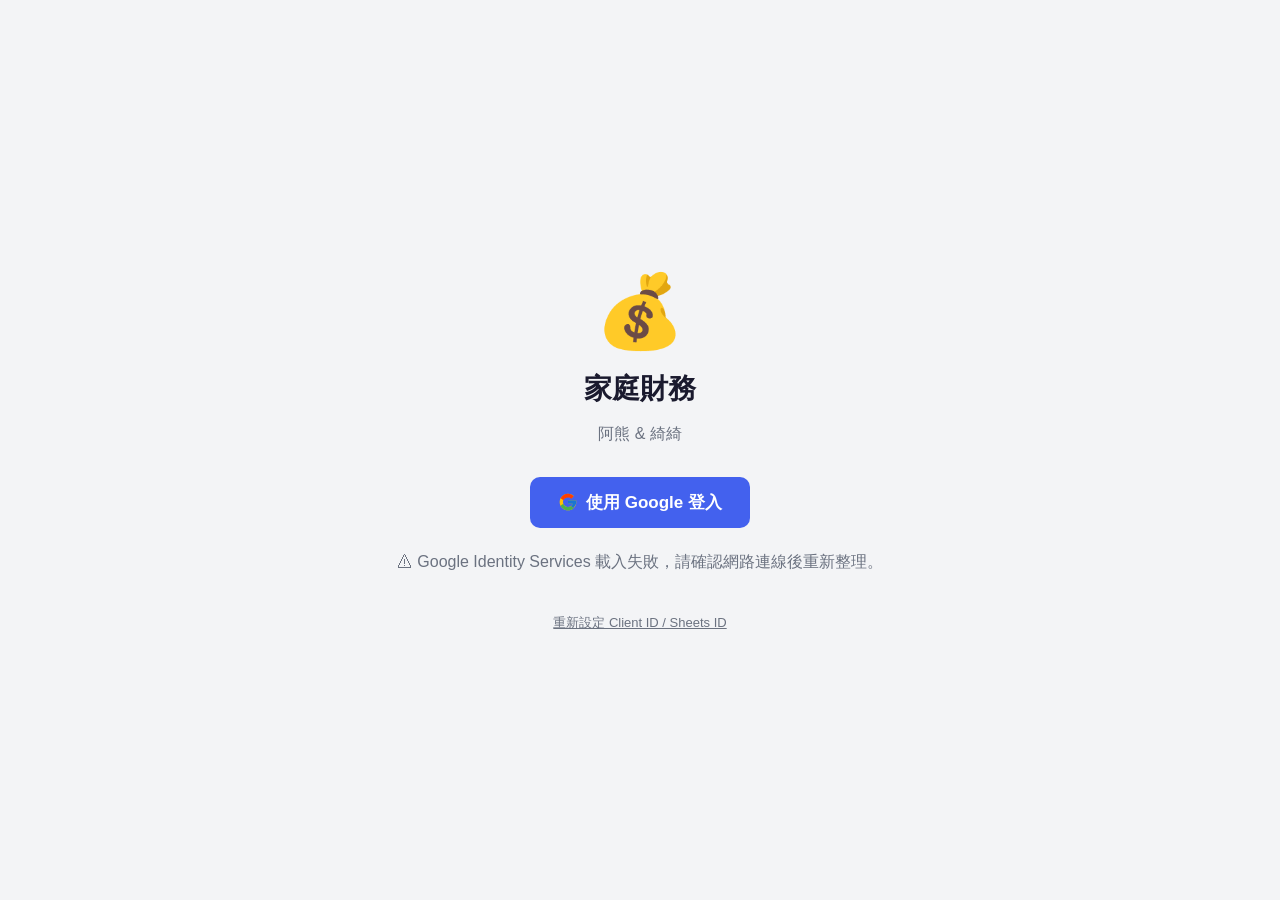
<file: index.html>
<!DOCTYPE html>
<html lang="zh-TW">
<head>
  <meta charset="UTF-8">
  <meta name="viewport" content="width=device-width, initial-scale=1.0, maximum-scale=1.0, user-scalable=no">
  <meta name="theme-color" content="#4361EE">
  <meta name="mobile-web-app-capable" content="yes">
  <meta name="apple-mobile-web-app-capable" content="yes">
  <meta name="apple-mobile-web-app-status-bar-style" content="default">
  <meta name="apple-mobile-web-app-title" content="家庭財務">
  <link rel="manifest" href="manifest.json">
  <link rel="icon" href="icons/icon.svg" type="image/svg+xml">
  <link rel="apple-touch-icon" href="icons/icon.svg">
  <title>阿熊 & 綺綺 家庭財務</title>
  <link rel="stylesheet" href="css/app.css">
</head>
<body>
<div id="app">

  <!-- ── Auth screen ──────────────────────────────────────── -->
  <div id="screen-auth" class="screen">
    <div class="auth-container">
      <div class="auth-logo">💰</div>
      <h1>家庭財務</h1>
      <p>阿熊 &amp; 綺綺</p>
      <button id="btn-signin" class="btn btn-primary btn-lg" style="margin-top:16px">
        <svg width="20" height="20" viewBox="0 0 48 48" fill="none">
          <path d="M43.6 20.5H42V20H24v8h11.3C33.7 32.7 29.3 36 24 36c-6.6 0-12-5.4-12-12s5.4-12 12-12c3.1 0 5.8 1.1 7.9 3l5.7-5.7C34.3 6.5 29.5 4 24 4 12.9 4 4 12.9 4 24s8.9 20 20 20c11 0 20-9 20-20 0-1.2-.1-2.4-.4-3.5z" fill="#FFC107"/>
          <path d="M6.3 14.7l6.6 4.8C14.6 16 19 13 24 13c3.1 0 5.8 1.1 7.9 3l5.7-5.7C34.3 6.5 29.5 4 24 4 16.3 4 9.7 8.3 6.3 14.7z" fill="#FF3D00"/>
          <path d="M24 44c5.3 0 10.1-2 13.7-5.2l-6.3-5.3C29.5 35.4 26.9 36 24 36c-5.3 0-9.7-3.3-11.3-8l-6.6 5.1C9.6 39.6 16.3 44 24 44z" fill="#4CAF50"/>
          <path d="M43.6 20.5H42V20H24v8h11.3c-.8 2.3-2.3 4.2-4.2 5.5l6.3 5.3C37 37.1 44 32 44 24c0-1.2-.1-2.4-.4-3.5z" fill="#1976D2"/>
        </svg>
        使用 Google 登入
      </button>
      <p id="gsi-error" class="auth-note hidden">
        ⚠ Google Identity Services 載入失敗，請確認網路連線後重新整理。
      </p>
      <p style="margin-top:24px">
        <a id="btn-reconfig" href="#" style="font-size:13px;color:var(--text-muted)">重新設定 Client ID / Sheets ID</a>
      </p>
    </div>
  </div>

  <!-- ── Setup screen ─────────────────────────────────────── -->
  <div id="screen-setup" class="screen">
    <div class="setup-container">
      <div style="font-size:48px;margin-bottom:8px">⚙️</div>
      <h2>首次設定</h2>
      <p style="margin-bottom:24px">請填入 Google Cloud OAuth Client ID 與你的 Google Sheets ID 以開始使用。</p>
      <div class="form-row">
        <label>OAuth Client ID</label>
        <input type="text" id="inp-setup-client" class="form-input" placeholder="xxxx.apps.googleusercontent.com">
        <p class="input-hint">Google Cloud Console → API 和服務 → 憑證 → OAuth 2.0 用戶端 ID</p>
      </div>
      <div class="form-row">
        <label>Google Sheets ID</label>
        <input type="text" id="inp-setup-sheet" class="form-input" placeholder="Spreadsheet ID">
        <p class="input-hint">從試算表網址複製：.../spreadsheets/d/<strong>這段</strong>/edit</p>
      </div>
      <button id="btn-setup-save" class="btn btn-primary btn-full">儲存並繼續</button>
      <p class="auth-note" style="margin-top:16px">
        尚未建立 Sheets 結構？請先至設定頁複製 Apps Script 並在試算表執行。
      </p>
    </div>
  </div>

  <!-- ── Main app ──────────────────────────────────────────── -->
  <div id="screen-main" class="screen">
    <header id="app-header">
      <h2 id="page-title">總覽</h2>
    </header>

    <main id="page-content"></main>

    <nav id="bottom-nav">
      <!-- 總覽 -->
      <button class="nav-item" data-page="dashboard">
        <svg viewBox="0 0 24 24" fill="none" stroke="currentColor" stroke-width="2" stroke-linecap="round" stroke-linejoin="round">
          <rect x="3" y="3" width="7" height="9"/><rect x="14" y="3" width="7" height="5"/>
          <rect x="14" y="12" width="7" height="9"/><rect x="3" y="16" width="7" height="5"/>
        </svg>
        <span>總覽</span>
      </button>
      <!-- 記帳 -->
      <button class="nav-item" data-page="entry">
        <svg viewBox="0 0 24 24" fill="none" stroke="currentColor" stroke-width="2" stroke-linecap="round" stroke-linejoin="round">
          <circle cx="12" cy="12" r="10"/>
          <line x1="12" y1="8" x2="12" y2="16"/>
          <line x1="8" y1="12" x2="16" y2="12"/>
        </svg>
        <span>記帳</span>
      </button>
      <!-- 帳本 -->
      <button class="nav-item" data-page="ledger">
        <svg viewBox="0 0 24 24" fill="none" stroke="currentColor" stroke-width="2" stroke-linecap="round" stroke-linejoin="round">
          <path d="M14 2H6a2 2 0 0 0-2 2v16a2 2 0 0 0 2 2h12a2 2 0 0 0 2-2V8z"/>
          <polyline points="14 2 14 8 20 8"/>
          <line x1="16" y1="13" x2="8" y2="13"/><line x1="16" y1="17" x2="8" y2="17"/>
          <polyline points="10 9 9 9 8 9"/>
        </svg>
        <span>帳本</span>
      </button>
      <!-- 更多 -->
      <button class="nav-item" id="btn-menu">
        <svg viewBox="0 0 24 24" fill="none" stroke="currentColor" stroke-width="2" stroke-linecap="round" stroke-linejoin="round">
          <line x1="3" y1="6" x2="21" y2="6"/>
          <line x1="3" y1="12" x2="21" y2="12"/>
          <line x1="3" y1="18" x2="21" y2="18"/>
        </svg>
        <span>更多</span>
      </button>
    </nav>
    <!-- Side drawer -->
    <div id="drawer-overlay"></div>
    <div id="side-drawer">
      <div class="drawer-header">選單</div>
      <button class="drawer-item" data-page="repay">
        <span class="drawer-icon">🤝</span><span>代付補款</span><span class="drawer-badge" style="display:none"></span>
      </button>
      <button class="drawer-item" data-page="projects">
        <span class="drawer-icon">📋</span><span>專案管理</span>
      </button>
      <button class="drawer-item" data-page="investments">
        <span class="drawer-icon">📈</span><span>投資持倉</span>
      </button>
      <button class="drawer-item" data-page="analysis">
        <span class="drawer-icon">📊</span><span>財務分析</span>
      </button>
      <div class="drawer-divider"></div>
      <button class="drawer-item" data-page="settings">
        <span class="drawer-icon">⚙️</span><span>設定</span>
      </button>
    </div>
  </div>

</div>

<!-- Global UI -->
<div id="toast"></div>
<div id="loading-overlay" class="hidden">
  <div class="spinner"></div>
</div>

<!-- Google Identity Services -->
<script src="https://accounts.google.com/gsi/client"
  async defer
  onload="window._gsiOk=true"
  onerror="window._gsiFailed=true"></script>

<!-- App -->
<script src="js/config.js"></script>
<script src="js/utils.js"></script>
<script src="js/auth.js"></script>
<script src="js/api.js"></script>
<script src="js/store.js"></script>
<script src="js/router.js"></script>
<script src="pages/dashboard.js"></script>
<script src="pages/entry.js"></script>
<script src="pages/ledger.js"></script>
<script src="pages/projects.js"></script>
<script src="pages/investments.js"></script>
<script src="pages/analysis.js"></script>
<script src="pages/settings.js"></script>
<script src="pages/repay.js"></script>
<script src="js/app.js"></script>
</body>
</html>
</file>
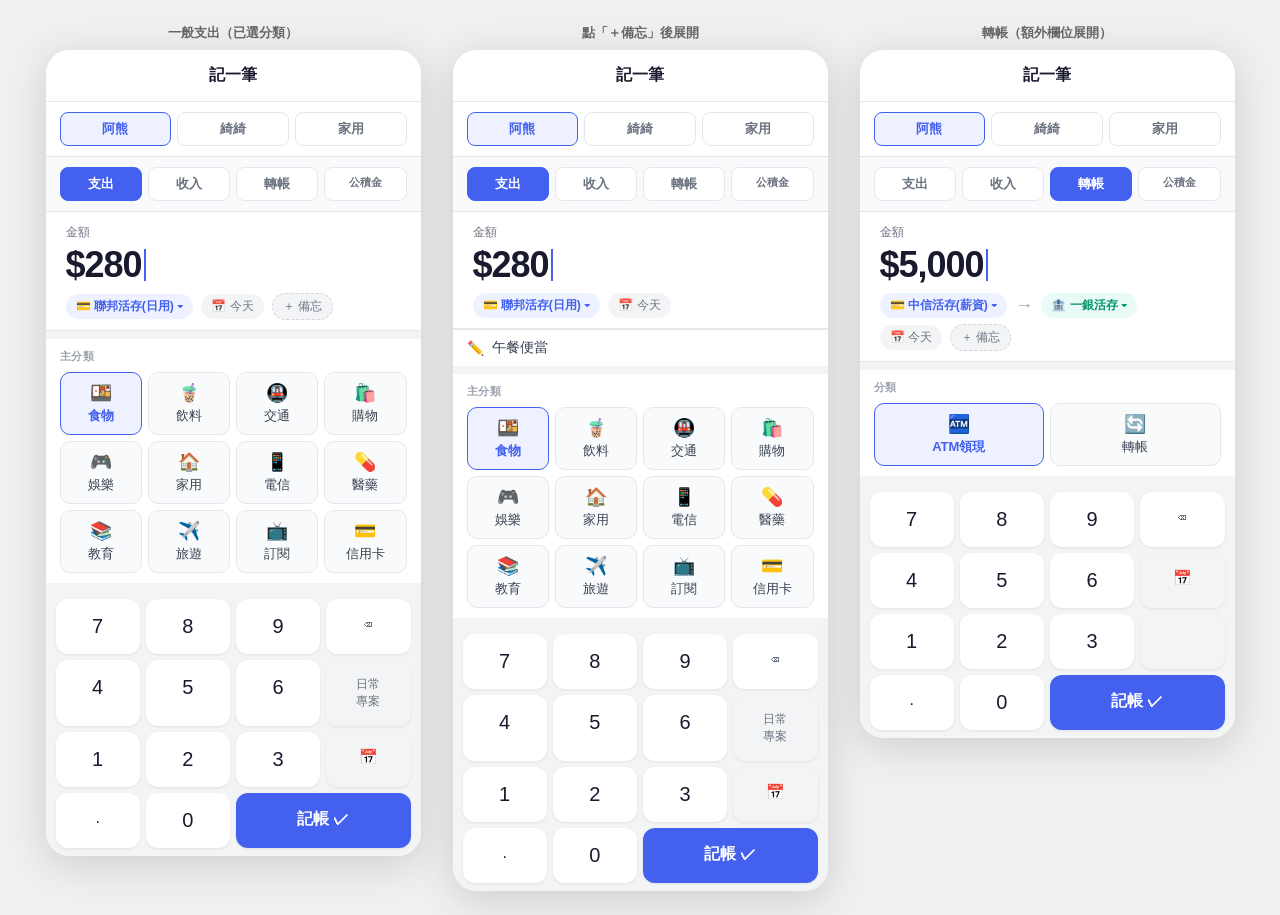
<file: wireframe-entry.html>
<!DOCTYPE html>
<html lang="zh-TW">
<head>
<meta charset="UTF-8">
<meta name="viewport" content="width=device-width, initial-scale=1, maximum-scale=1">
<title>記帳頁線稿</title>
<style>
  * { box-sizing: border-box; margin: 0; padding: 0; }
  body {
    font-family: -apple-system, BlinkMacSystemFont, 'PingFang TC', sans-serif;
    background: #F0F0F0;
    display: flex;
    justify-content: center;
    padding: 24px 16px;
    gap: 32px;
    flex-wrap: wrap;
  }

  .phone {
    width: 375px;
    background: #fff;
    border-radius: 24px;
    box-shadow: 0 8px 40px rgba(0,0,0,.15);
    overflow: hidden;
    display: flex;
    flex-direction: column;
  }
  .phone-label {
    text-align: center;
    font-size: 13px;
    color: #666;
    margin-bottom: 8px;
    font-weight: 600;
  }

  /* Header */
  .header {
    height: 52px;
    background: #fff;
    border-bottom: 1px solid #E5E7EB;
    display: flex;
    align-items: center;
    justify-content: center;
    font-size: 16px;
    font-weight: 700;
    color: #1A1A2E;
  }

  /* Body */
  .body {
    flex: 1;
    overflow-y: auto;
    background: #F3F4F6;
  }

  /* Seg row */
  .seg-row {
    background: #fff;
    padding: 10px 14px;
    display: flex;
    gap: 6px;
    border-bottom: 1px solid #E5E7EB;
  }
  .seg-pill {
    flex: 1;
    padding: 7px 4px;
    border-radius: 8px;
    border: 1.5px solid #E5E7EB;
    font-size: 13px;
    font-weight: 600;
    text-align: center;
    color: #6B7280;
    background: #fff;
  }
  .seg-pill.active {
    background: #4361EE;
    border-color: #4361EE;
    color: #fff;
  }
  .seg-pill.active-soft {
    background: #EEF1FF;
    border-color: #4361EE;
    color: #4361EE;
  }

  /* Amount display */
  .amount-area {
    background: #fff;
    padding: 12px 20px 10px;
    border-bottom: 1px solid #E5E7EB;
  }
  .amount-label { font-size: 12px; color: #6B7280; margin-bottom: 2px; }
  .amount-display {
    font-size: 36px;
    font-weight: 700;
    color: #1A1A2E;
    letter-spacing: -1px;
    min-height: 44px;
    display: flex;
    align-items: center;
  }
  .amount-display .cursor {
    width: 2px; height: 32px;
    background: #4361EE;
    display: inline-block;
    margin-left: 2px;
    animation: blink 1s step-end infinite;
  }
  @keyframes blink { 0%,100%{opacity:1} 50%{opacity:0} }
  .amount-meta {
    display: flex;
    align-items: center;
    gap: 8px;
    margin-top: 6px;
    flex-wrap: wrap;
  }
  .acct-chip {
    background: #EEF1FF;
    color: #4361EE;
    font-size: 12px;
    font-weight: 600;
    padding: 4px 10px;
    border-radius: 99px;
    display: flex;
    align-items: center;
    gap: 4px;
  }
  .date-chip {
    background: #F3F4F6;
    color: #6B7280;
    font-size: 12px;
    font-weight: 500;
    padding: 4px 10px;
    border-radius: 99px;
  }
  .memo-chip {
    background: #F3F4F6;
    color: #6B7280;
    font-size: 12px;
    padding: 4px 10px;
    border-radius: 99px;
    border: 1.5px dashed #D1D5DB;
  }

  /* Category grid */
  .cat-section {
    padding: 10px 14px;
    background: #fff;
    margin-top: 8px;
  }
  .cat-label {
    font-size: 11px;
    font-weight: 700;
    color: #9CA3AF;
    text-transform: uppercase;
    letter-spacing: .5px;
    margin-bottom: 8px;
  }
  .cat-grid {
    display: grid;
    grid-template-columns: repeat(4, 1fr);
    gap: 6px;
  }
  .cat-chip {
    padding: 9px 4px;
    border-radius: 10px;
    border: 1.5px solid #E5E7EB;
    font-size: 13px;
    text-align: center;
    color: #374151;
    background: #F9FAFB;
    display: flex;
    flex-direction: column;
    align-items: center;
    gap: 3px;
  }
  .cat-chip .icon { font-size: 18px; }
  .cat-chip.selected {
    background: #EEF1FF;
    border-color: #4361EE;
    color: #4361EE;
    font-weight: 600;
  }

  /* Keypad */
  .keypad {
    background: #F3F4F6;
    padding: 8px 10px;
    margin-top: 8px;
    display: grid;
    grid-template-columns: repeat(4, 1fr);
    gap: 6px;
  }
  .key {
    background: #fff;
    border: none;
    border-radius: 12px;
    font-size: 20px;
    font-weight: 500;
    color: #1A1A2E;
    padding: 16px 4px;
    text-align: center;
    box-shadow: 0 1px 3px rgba(0,0,0,.08);
  }
  .key.key-del { font-size: 16px; color: #6B7280; }
  .key.key-action {
    background: #4361EE;
    color: #fff;
    font-size: 15px;
    font-weight: 700;
  }
  .key.key-light { background: #F3F4F6; color: #6B7280; font-size: 13px; }
  .key.key-submit {
    grid-column: span 2;
    background: #4361EE;
    color: #fff;
    font-size: 16px;
    font-weight: 700;
  }

  /* Memo overlay */
  .memo-bar {
    background: #fff;
    border-top: 1px solid #E5E7EB;
    padding: 10px 14px;
    display: flex;
    align-items: center;
    gap: 8px;
    font-size: 14px;
    color: #9CA3AF;
  }
  .memo-bar input {
    flex: 1;
    border: none;
    outline: none;
    font-size: 14px;
    color: #374151;
    background: transparent;
  }

  /* Annotation */
  .annotation {
    position: relative;
  }
  .tag {
    position: absolute;
    background: #FEF3C7;
    border: 1px solid #F59E0B;
    color: #92400E;
    font-size: 11px;
    font-weight: 600;
    padding: 3px 8px;
    border-radius: 6px;
    white-space: nowrap;
    z-index: 10;
  }
  .tag::before {
    content: '';
    position: absolute;
    left: -8px;
    top: 50%;
    transform: translateY(-50%);
    border: 4px solid transparent;
    border-right-color: #F59E0B;
  }

  .divider { height: 1px; background: #E5E7EB; margin: 0 14px; }
</style>
</head>
<body>

<!-- Screen 1: 支出 with category selected -->
<div>
  <div class="phone-label">一般支出（已選分類）</div>
  <div class="phone">
    <div class="header">記一筆</div>
    <div class="body">

      <!-- Role row -->
      <div class="seg-row">
        <div class="seg-pill active-soft">阿熊</div>
        <div class="seg-pill">綺綺</div>
        <div class="seg-pill">家用</div>
      </div>

      <!-- Type row -->
      <div class="seg-row" style="background:#F9FAFB">
        <div class="seg-pill active">支出</div>
        <div class="seg-pill">收入</div>
        <div class="seg-pill">轉帳</div>
        <div class="seg-pill" style="font-size:11px">公積金</div>
      </div>

      <!-- Amount area -->
      <div class="amount-area">
        <div class="amount-label">金額</div>
        <div class="amount-display">$280<span class="cursor"></span></div>
        <div class="amount-meta">
          <div class="acct-chip">💳 聯邦活存(日用) ▾</div>
          <div class="date-chip">📅 今天</div>
          <div class="memo-chip">＋ 備忘</div>
        </div>
      </div>

      <!-- Category grid -->
      <div class="cat-section">
        <div class="cat-label">主分類</div>
        <div class="cat-grid">
          <div class="cat-chip selected"><span class="icon">🍱</span>食物</div>
          <div class="cat-chip"><span class="icon">🧋</span>飲料</div>
          <div class="cat-chip"><span class="icon">🚇</span>交通</div>
          <div class="cat-chip"><span class="icon">🛍️</span>購物</div>
          <div class="cat-chip"><span class="icon">🎮</span>娛樂</div>
          <div class="cat-chip"><span class="icon">🏠</span>家用</div>
          <div class="cat-chip"><span class="icon">📱</span>電信</div>
          <div class="cat-chip"><span class="icon">💊</span>醫藥</div>
          <div class="cat-chip"><span class="icon">📚</span>教育</div>
          <div class="cat-chip"><span class="icon">✈️</span>旅遊</div>
          <div class="cat-chip"><span class="icon">📺</span>訂閱</div>
          <div class="cat-chip"><span class="icon">💳</span>信用卡</div>
        </div>
      </div>

      <!-- Keypad -->
      <div class="keypad">
        <div class="key">7</div>
        <div class="key">8</div>
        <div class="key">9</div>
        <div class="key key-del">⌫</div>
        <div class="key">4</div>
        <div class="key">5</div>
        <div class="key">6</div>
        <div class="key key-light" style="font-size:12px">日常<br>專案</div>
        <div class="key">1</div>
        <div class="key">2</div>
        <div class="key">3</div>
        <div class="key key-light" style="font-size:15px">📅</div>
        <div class="key" style="font-size:16px">.</div>
        <div class="key">0</div>
        <div class="key key-submit" style="grid-column:span 2">記帳 ✓</div>
      </div>

    </div>
  </div>
</div>

<!-- Screen 2: 備忘展開 -->
<div>
  <div class="phone-label">點「＋備忘」後展開</div>
  <div class="phone">
    <div class="header">記一筆</div>
    <div class="body">

      <div class="seg-row">
        <div class="seg-pill active-soft">阿熊</div>
        <div class="seg-pill">綺綺</div>
        <div class="seg-pill">家用</div>
      </div>
      <div class="seg-row" style="background:#F9FAFB">
        <div class="seg-pill active">支出</div>
        <div class="seg-pill">收入</div>
        <div class="seg-pill">轉帳</div>
        <div class="seg-pill" style="font-size:11px">公積金</div>
      </div>

      <div class="amount-area">
        <div class="amount-label">金額</div>
        <div class="amount-display">$280<span class="cursor"></span></div>
        <div class="amount-meta">
          <div class="acct-chip">💳 聯邦活存(日用) ▾</div>
          <div class="date-chip">📅 今天</div>
        </div>
      </div>

      <!-- Memo bar (expanded) -->
      <div class="memo-bar">
        <span>✏️</span>
        <input type="text" placeholder="備忘（選填）" value="午餐便當">
      </div>

      <div class="cat-section">
        <div class="cat-label">主分類</div>
        <div class="cat-grid">
          <div class="cat-chip selected"><span class="icon">🍱</span>食物</div>
          <div class="cat-chip"><span class="icon">🧋</span>飲料</div>
          <div class="cat-chip"><span class="icon">🚇</span>交通</div>
          <div class="cat-chip"><span class="icon">🛍️</span>購物</div>
          <div class="cat-chip"><span class="icon">🎮</span>娛樂</div>
          <div class="cat-chip"><span class="icon">🏠</span>家用</div>
          <div class="cat-chip"><span class="icon">📱</span>電信</div>
          <div class="cat-chip"><span class="icon">💊</span>醫藥</div>
          <div class="cat-chip"><span class="icon">📚</span>教育</div>
          <div class="cat-chip"><span class="icon">✈️</span>旅遊</div>
          <div class="cat-chip"><span class="icon">📺</span>訂閱</div>
          <div class="cat-chip"><span class="icon">💳</span>信用卡</div>
        </div>
      </div>

      <div class="keypad">
        <div class="key">7</div>
        <div class="key">8</div>
        <div class="key">9</div>
        <div class="key key-del">⌫</div>
        <div class="key">4</div>
        <div class="key">5</div>
        <div class="key">6</div>
        <div class="key key-light" style="font-size:12px">日常<br>專案</div>
        <div class="key">1</div>
        <div class="key">2</div>
        <div class="key">3</div>
        <div class="key key-light" style="font-size:15px">📅</div>
        <div class="key" style="font-size:16px">.</div>
        <div class="key">0</div>
        <div class="key key-submit" style="grid-column:span 2">記帳 ✓</div>
      </div>

    </div>
  </div>
</div>

<!-- Screen 3: 轉帳 -->
<div>
  <div class="phone-label">轉帳（額外欄位展開）</div>
  <div class="phone">
    <div class="header">記一筆</div>
    <div class="body">

      <div class="seg-row">
        <div class="seg-pill active-soft">阿熊</div>
        <div class="seg-pill">綺綺</div>
        <div class="seg-pill">家用</div>
      </div>
      <div class="seg-row" style="background:#F9FAFB">
        <div class="seg-pill">支出</div>
        <div class="seg-pill">收入</div>
        <div class="seg-pill active">轉帳</div>
        <div class="seg-pill" style="font-size:11px">公積金</div>
      </div>

      <div class="amount-area">
        <div class="amount-label">金額</div>
        <div class="amount-display">$5,000<span class="cursor"></span></div>
        <div class="amount-meta">
          <div class="acct-chip">💳 中信活存(薪資) ▾</div>
          <div style="font-size:18px;color:#9CA3AF">→</div>
          <div class="acct-chip" style="background:#E8FBF6;color:#059669">🏦 一銀活存 ▾</div>
        </div>
        <div class="amount-meta" style="margin-top:6px">
          <div class="date-chip">📅 今天</div>
          <div class="memo-chip">＋ 備忘</div>
        </div>
      </div>

      <!-- Transfer category (compact) -->
      <div class="cat-section">
        <div class="cat-label">分類</div>
        <div class="cat-grid" style="grid-template-columns:repeat(2,1fr)">
          <div class="cat-chip selected"><span class="icon">🏧</span>ATM領現</div>
          <div class="cat-chip"><span class="icon">🔄</span>轉帳</div>
        </div>
      </div>

      <div class="keypad">
        <div class="key">7</div>
        <div class="key">8</div>
        <div class="key">9</div>
        <div class="key key-del">⌫</div>
        <div class="key">4</div>
        <div class="key">5</div>
        <div class="key">6</div>
        <div class="key key-light" style="font-size:15px">📅</div>
        <div class="key">1</div>
        <div class="key">2</div>
        <div class="key">3</div>
        <div class="key key-light"></div>
        <div class="key" style="font-size:16px">.</div>
        <div class="key">0</div>
        <div class="key key-submit" style="grid-column:span 2">記帳 ✓</div>
      </div>

    </div>
  </div>
</div>

</body>
</html>
</file>
<file: css/app.css>
:root {
  --primary: #4361EE;
  --primary-light: #EEF1FF;
  --danger: #EF233C;
  --danger-light: #FFEEF1;
  --success: #06D6A0;
  --success-light: #E8FBF6;
  --warning: #FFB703;
  --warning-light: #FFF8E6;
  --text: #1A1A2E;
  --text-muted: #6B7280;
  --border: #E5E7EB;
  --bg: #F3F4F6;
  --card: #FFFFFF;
  --header-h: 56px;
  --nav-h: 64px;
  --radius: 12px;
}

*, *::before, *::after { box-sizing: border-box; margin: 0; padding: 0; }

html, body {
  height: 100%;
  font-family: -apple-system, BlinkMacSystemFont, 'Segoe UI', 'PingFang TC', 'Noto Sans TC', sans-serif;
  font-size: 15px;
  color: var(--text);
  background: var(--bg);
  -webkit-tap-highlight-color: transparent;
  overscroll-behavior: none;
}

#app { height: 100%; display: flex; flex-direction: column; }

/* ── Screens ───────────────────────────────────────────── */
.screen { display: none; flex-direction: column; height: 100%; }
.screen.active { display: flex; }

/* ── Auth screen ───────────────────────────────────────── */
.auth-container {
  flex: 1; display: flex; flex-direction: column;
  align-items: center; justify-content: center;
  padding: 32px; gap: 16px; text-align: center;
}
.auth-logo { font-size: 72px; }
.auth-container h1 { font-size: 28px; font-weight: 700; }
.auth-container p { color: var(--text-muted); font-size: 16px; }
.auth-note { font-size: 13px; color: var(--text-muted); margin-top: 8px; }
.auth-note a { color: var(--primary); }

/* ── Setup screen ──────────────────────────────────────── */
.setup-container {
  flex: 1; display: flex; flex-direction: column;
  padding: 32px; gap: 16px; max-width: 480px; margin: 0 auto; width: 100%;
}
.setup-container h2 { font-size: 22px; font-weight: 700; }
.setup-container p { color: var(--text-muted); }

/* ── Main layout ───────────────────────────────────────── */
#screen-main { background: var(--bg); }

#app-header {
  height: var(--header-h);
  background: var(--card);
  border-bottom: 1px solid var(--border);
  display: flex; align-items: center; justify-content: center;
  padding: 0 16px;
  position: sticky; top: 0; z-index: 10;
}
#page-title { font-size: 17px; font-weight: 700; }

#page-content {
  flex: 1; overflow-y: auto;
  padding-bottom: calc(var(--nav-h) + 8px);
  -webkit-overflow-scrolling: touch;
}

.page-inner { padding: 16px; max-width: 560px; margin: 0 auto; }

/* ── Bottom nav ────────────────────────────────────────── */
#bottom-nav {
  height: var(--nav-h);
  background: var(--card);
  border-top: 1px solid var(--border);
  display: flex;
  position: fixed; bottom: 0; left: 0; right: 0; z-index: 10;
  padding-bottom: env(safe-area-inset-bottom);
}
.nav-item {
  flex: 1; display: flex; flex-direction: column;
  align-items: center; justify-content: center; gap: 3px;
  border: none; background: none; cursor: pointer;
  color: var(--text-muted); font-size: 10px; font-weight: 500;
  padding: 8px 4px; transition: color .15s;
}
.nav-item svg { width: 22px; height: 22px; }
.nav-item.active { color: var(--primary); }
.nav-item:active { opacity: .7; }

/* ── Cards ─────────────────────────────────────────────── */
.card {
  background: var(--card); border-radius: var(--radius);
  box-shadow: 0 1px 4px rgba(0,0,0,.07); margin-bottom: 12px; overflow: hidden;
}

/* ── Buttons ────────────────────────────────────────────── */
.btn {
  display: inline-flex; align-items: center; justify-content: center;
  gap: 8px; border: none; border-radius: 10px; font-size: 15px;
  font-weight: 600; cursor: pointer; padding: 12px 20px; transition: opacity .15s;
}
.btn:active { opacity: .75; }
.btn:disabled { opacity: .5; cursor: default; }
.btn-primary { background: var(--primary); color: #fff; }
.btn-danger { background: var(--danger); color: #fff; }
.btn-outline { background: transparent; color: var(--primary); border: 1.5px solid var(--primary); }
.btn-full { width: 100%; }
.btn-lg { padding: 14px 28px; font-size: 17px; }
.btn-sm { padding: 7px 14px; font-size: 13px; border-radius: 8px; }

/* ── Segment groups ─────────────────────────────────────── */
.seg-group {
  display: flex; gap: 6px; flex-wrap: wrap;
}
.seg-btn {
  border: 1.5px solid var(--border); background: var(--card); border-radius: 8px;
  padding: 7px 14px; font-size: 14px; font-weight: 500; cursor: pointer; color: var(--text);
  transition: all .15s;
}
.seg-btn.active { background: var(--primary); border-color: var(--primary); color: #fff; }
.seg-btn:disabled { opacity: .4; cursor: default; }

/* ── Forms ──────────────────────────────────────────────── */
.form-row { margin-bottom: 16px; }
.form-row label { display: block; font-size: 13px; font-weight: 600; color: var(--text-muted); margin-bottom: 6px; text-transform: uppercase; letter-spacing: .5px; }
.form-input, .form-select {
  width: 100%; border: 1.5px solid var(--border); border-radius: 10px;
  padding: 11px 14px; font-size: 15px; background: var(--card); color: var(--text);
  outline: none; appearance: none; -webkit-appearance: none;
}
.form-input:focus, .form-select:focus { border-color: var(--primary); }
.input-hint { font-size: 12px; color: var(--text-muted); margin-top: 5px; line-height: 1.4; }
.input-hint code { background: var(--bg); border-radius: 4px; padding: 1px 4px; font-size: 11px; }

/* ── Sections ───────────────────────────────────────────── */
.section-label {
  font-size: 13px; font-weight: 700; color: var(--text-muted);
  text-transform: uppercase; letter-spacing: .6px;
  margin: 16px 0 8px;
}
.section-sub { font-weight: 400; font-size: 13px; margin-left: 8px; text-transform: none; color: var(--text); }
.section-header { display: flex; align-items: center; justify-content: space-between; margin: 16px 0 8px; }
.section-header .section-label { margin: 0; }
.section-hint { font-size: 13px; color: var(--text-muted); margin-bottom: 8px; line-height: 1.5; }
.empty-hint { color: var(--text-muted); font-size: 14px; text-align: center; padding: 24px 0; }
.error-msg { color: var(--danger); font-size: 14px; text-align: center; padding: 24px 0; }

/* ── Money colors ───────────────────────────────────────── */
.amount-in { color: #059669; font-weight: 600; }
.amount-out { color: var(--danger); font-weight: 600; }
.amount-neutral { color: var(--text-muted); font-weight: 600; }
.amount-primary { color: var(--primary); font-weight: 600; }
.label-sm { font-size: 13px; color: var(--text-muted); }

/* ── Entry auto-transfer ────────────────────────────────── */
.entry-auto-transfer { margin: 0 16px 4px; }
.entry-auto-transfer-toggle {
  display: flex; align-items: center; gap: 8px;
  font-size: 14px; font-weight: 600; cursor: pointer; padding: 8px 0;
}
.entry-auto-transfer-toggle input[type="checkbox"] {
  width: 18px; height: 18px; accent-color: var(--primary); flex-shrink: 0;
}
.entry-auto-transfer-detail {
  background: var(--primary-light); border-radius: 10px;
  padding: 10px 12px; margin-bottom: 4px;
  display: flex; flex-direction: column; gap: 8px;
}
.entry-auto-transfer-row { display: flex; align-items: center; gap: 10px; }
.entry-auto-transfer-sel { flex: 1; font-size: 13px; padding: 6px 10px; }
.entry-auto-transfer-dest { font-size: 13px; font-weight: 600; color: var(--primary); }

/* ── Dashboard ──────────────────────────────────────────── */
.role-cards { display: grid; grid-template-columns: 1fr 1fr; gap: 10px; margin-bottom: 4px; }
@media (max-width: 360px) { .role-cards { grid-template-columns: 1fr; } }
.role-card { padding: 14px; }
.role-cards .card:last-child { grid-column: 1 / -1; }
.role-card-header { font-weight: 700; font-size: 15px; margin-bottom: 8px; }
.role-card-row { display: flex; justify-content: space-between; align-items: center; padding: 3px 0; }
.role-card-divider { height: 1px; background: var(--border); margin: 6px 0; }

.invest-summary { padding: 14px; }
.invest-row { display: flex; justify-content: space-between; align-items: center; padding: 4px 0; }

/* dash chips (role / period tabs) */
.dash-chips-row { display: flex; gap: 6px; flex-wrap: wrap; margin-bottom: 8px; }
.dash-chip {
  border: 1.5px solid var(--border); background: var(--card); border-radius: 99px;
  padding: 5px 14px; font-size: 13px; font-weight: 500; cursor: pointer; color: var(--text-muted);
  transition: all .15s;
}
.dash-chip.active { background: var(--primary); border-color: var(--primary); color: #fff; font-weight: 600; }

/* dash nav (month / year picker) */
.dash-nav-row {
  display: flex; align-items: center; justify-content: space-between;
  margin-bottom: 10px;
}
.dash-nav-btn {
  width: 36px; height: 36px; border: 1.5px solid var(--border); border-radius: 50%;
  background: var(--card); font-size: 18px; line-height: 1; cursor: pointer; color: var(--text);
  display: flex; align-items: center; justify-content: center;
}
.dash-nav-btn:disabled { opacity: .3; cursor: default; }
.dash-nav-label { font-size: 16px; font-weight: 700; }

/* dash year bar chart */
.dash-bar-chart {
  display: flex; align-items: flex-end; justify-content: space-around;
  padding: 12px 8px 8px; gap: 0; overflow: hidden;
}
.dash-bar-col { display: flex; flex-direction: column; align-items: center; gap: 4px; flex: 1; }
.dash-bar-pair { display: flex; gap: 2px; align-items: flex-end; height: 80px; }
.dash-bar-in  { width: 7px; background: #059669; border-radius: 3px 3px 0 0; min-height: 2px; }
.dash-bar-out { width: 7px; background: var(--danger); border-radius: 3px 3px 0 0; min-height: 2px; }
.dash-bar-label { font-size: 10px; color: var(--text-muted); }

/* dash account section */
.dash-acct-role { font-size: 12px; font-weight: 700; color: var(--text-muted); text-transform: uppercase; letter-spacing: .5px; margin: 10px 0 4px; }
.dash-acct-card { padding: 0 14px; }
.dash-acct-row { display: flex; justify-content: space-between; align-items: center; padding: 11px 0; border-bottom: 1px solid var(--border); }
.dash-acct-row:last-child { border-bottom: none; }
.dash-overcommit-warn { font-size: 12px; color: var(--danger); background: var(--danger-light); border-radius: 6px; padding: 5px 8px; margin: 2px 0 6px; }
.dash-acct-name { font-size: 14px; color: var(--text); }
.dash-acct-bal { font-size: 14px; font-weight: 600; }
.dash-repay-btn { font-size: 12px; padding: 3px 10px; border-radius: 14px; border: 1px solid var(--primary); color: var(--primary); background: none; cursor: pointer; white-space: nowrap; }
.dash-pay-row { gap: 8px; }
.dash-pay-info { display: flex; flex-direction: column; gap: 2px; min-width: 0; flex: 1; }
.dash-pay-sub { font-size: 11px; color: var(--text-muted, #999); overflow: hidden; text-overflow: ellipsis; white-space: nowrap; }
.dash-pay-check { flex-shrink: 0; width: 18px; height: 18px; accent-color: var(--primary); cursor: pointer; }
.dash-pay-batch-bar {
  display: flex; align-items: center; justify-content: space-between; gap: 8px;
  margin: 8px 14px 10px; padding: 10px 14px; border-radius: 12px;
  background: var(--card); border: 1px solid var(--primary); font-size: 13px; color: var(--text);
}

/* 代付往來：依補款對象帳戶分組，組內可單選或全選 */
.dash-pay-group { background: var(--card); border-radius: 14px; margin-bottom: 10px; overflow: hidden; }
.dash-pay-group .dash-acct-row { padding: 11px 14px; }
.dash-pay-group-head { display: flex; align-items: center; justify-content: space-between; padding: 11px 14px 0; }
.dash-pay-group-all { display: flex; align-items: center; gap: 8px; cursor: pointer; }
.dash-pay-group-sum { font-size: 14px; font-weight: 700; color: var(--text); }
.dash-pay-group-sub { font-size: 11px; color: var(--text-muted); padding: 2px 14px 8px; }

/* dash top row（角色 chips） */
.dash-top-row { display: flex; align-items: flex-start; gap: 8px; margin-bottom: 4px; }
.dash-top-row .dash-chips-row { flex: 1; }

/* dash nav 內嵌 月/年 mini toggle */
.dash-nav-row { justify-content: flex-start; gap: 8px; }
.dash-nav-spacer { flex: 1; }
.dash-pmini-group { display: flex; border: 1.5px solid var(--border); border-radius: 8px; overflow: hidden; }
.dash-pmini {
  border: none; background: var(--card); padding: 6px 12px; font-size: 13px;
  font-weight: 600; cursor: pointer; color: var(--text-muted);
}
.dash-pmini.active { background: var(--primary); color: #fff; }

/* dash nav：自訂區間模式 */
.dash-nav-row-range { flex-direction: column; align-items: stretch; gap: 4px; }
.dash-range-row { display: flex; align-items: center; gap: 6px; }
.dash-range-input {
  flex: 1; min-width: 0; padding: 7px 8px; border: 1.5px solid var(--border); border-radius: 8px;
  background: var(--card); color: var(--text); font-size: 13px;
}
.dash-range-sep { color: var(--text-muted); font-size: 13px; flex-shrink: 0; }
.dash-range-hint { font-size: 11px; color: var(--text-muted); padding-left: 2px; }

/* dash 結餘主卡：大數字為主視覺，收入可點開明細 */
.dash-hero-card { padding: 18px 16px; text-align: center; }
.dash-hero-label { font-size: 12px; color: var(--text-muted); font-weight: 600; letter-spacing: .4px; }
.dash-hero-val { font-size: 38px; font-weight: 800; line-height: 1.2; margin: 2px 0 10px; word-break: break-all; }
.dash-hero-sub { display: flex; justify-content: center; gap: 20px; font-size: 14px; color: var(--text-muted); }
.dash-hero-sub b { font-weight: 700; margin-left: 2px; }
.dash-hero-io-item[data-act] { cursor: pointer; }
.dash-hero-io-link { font-size: 11px; color: var(--primary); margin-left: 4px; }

.dash-catl-card { padding: 14px; }
.dash-catl-hint { font-weight: 400; text-transform: none; letter-spacing: 0; margin-left: 4px; }

/* dash 分類清單（含色點與百分比） */
.dash-catl-row { display: flex; align-items: center; gap: 8px; padding: 8px 0; border-bottom: 1px solid var(--border); }
.dash-catl-row:last-child { border-bottom: none; }
.dash-catl-dot { width: 10px; height: 10px; border-radius: 50%; flex-shrink: 0; }
.dash-catl-name { flex: 1; font-size: 13px; color: var(--text); white-space: nowrap; overflow: hidden; text-overflow: ellipsis; }
.dash-catl-pct { font-size: 12px; color: var(--text-muted); width: 36px; text-align: right; flex-shrink: 0; }
.dash-catl-amt { font-size: 13px; font-weight: 600; color: var(--text); width: 72px; text-align: right; flex-shrink: 0; }
.dash-catl-details { border-bottom: 1px solid var(--border); }
.dash-catl-details:last-child { border-bottom: none; }
.dash-catl-details > summary { border-bottom: none; cursor: pointer; list-style: none; }
.dash-catl-details > summary::-webkit-details-marker { display: none; }
.dash-catl-exp .dash-catl-name::after { content: ' ▸'; color: var(--text-muted); font-size: 11px; }
.dash-catl-details[open] .dash-catl-exp .dash-catl-name::after { content: ' ▾'; }
.dash-catl-sub { padding: 2px 0 8px 18px; }
.dash-catl-sub-row { display: flex; align-items: center; gap: 8px; padding: 5px 0; }
.dash-catl-sub-row .dash-catl-name { font-size: 12px; color: var(--text-muted); }
.dash-catl-sub-row .dash-catl-amt { font-size: 12px; font-weight: 500; }

/* dash 2 欄小卡（分析版底部） */
.dash-mini-grid { display: grid; grid-template-columns: 1fr 1fr; gap: 8px; margin-bottom: 8px; }
.dash-mini-card { padding: 12px 14px; }
.dash-mini-label { font-size: 11px; color: var(--text-muted); font-weight: 600; letter-spacing: .4px; margin-bottom: 4px; }
.dash-mini-val { font-size: 17px; font-weight: 800; line-height: 1.2; word-break: break-all; }
.dash-mini-sub { font-size: 11px; color: var(--text-muted); margin-top: 2px; }


/* dash 摺疊區塊 */
.dash-collapse { margin-bottom: 8px; }
.dash-collapse summary {
  display: flex; align-items: center; gap: 6px; cursor: pointer; list-style: none;
  font-size: 13px; font-weight: 700; color: var(--text-muted);
  text-transform: uppercase; letter-spacing: .5px; padding: 8px 2px;
  -webkit-tap-highlight-color: transparent;
}
.dash-collapse summary::-webkit-details-marker { display: none; }
.dash-collapse summary::after { content: '▸'; font-size: 12px; transition: transform .15s; }
.dash-collapse[open] summary::after { transform: rotate(90deg); }
.dash-collapse-badge {
  background: var(--primary); color: #fff; border-radius: 99px;
  font-size: 11px; padding: 1px 7px; font-weight: 700;
}
.dash-collapse-body { padding-top: 2px; }

/* ── 投資買賣試算 ────────────────────────────────────────── */
.inv-trade-summary {
  background: var(--primary-light); border-radius: 8px; padding: 8px 12px;
  margin: 4px 0 8px; font-size: 13px; line-height: 1.6; color: var(--text);
}
.inv-trade-sub { font-size: 12px; color: var(--text-muted); }
.inv-fee-grid { display: grid; grid-template-columns: 1fr 1fr; gap: 8px; }
.inv-readonly-hint { padding: 10px 14px; font-size: 13px; background: var(--warning-light); color: #92400E; }
.inv-tx-card { padding: 0 14px; }
.inv-tx-summary { list-style: none; cursor: pointer; padding: 12px 0; font-size: 14px; font-weight: 700; display: flex; align-items: center; gap: 6px; }
.inv-tx-summary::-webkit-details-marker { display: none; }
.inv-tx-summary::after { content: '▸'; margin-left: auto; color: var(--text-muted); }
.inv-tx-card[open] .inv-tx-summary::after { content: '▾'; }
.inv-tx-count { background: var(--primary-light); color: var(--primary); border-radius: 99px; font-size: 11px; padding: 1px 7px; }
.inv-tx-list { padding-bottom: 6px; }
.inv-tx-row { padding: 9px 0; border-top: 1px solid var(--border); cursor: pointer; -webkit-tap-highlight-color: transparent; }
.inv-tx-row:active { opacity: .6; }
.inv-tx-main { display: flex; align-items: center; gap: 8px; }
.inv-tx-type { font-size: 11px; font-weight: 700; border-radius: 4px; padding: 1px 6px; flex-shrink: 0; }
.inv-tx-type.buy { background: var(--danger-light); color: var(--danger); }
.inv-tx-type.sell { background: var(--success-light); color: #059669; }
.inv-tx-name { flex: 1; min-width: 0; font-size: 13px; overflow: hidden; text-overflow: ellipsis; white-space: nowrap; }
.inv-tx-amt { font-size: 13px; font-weight: 600; flex-shrink: 0; }
.inv-tx-sub { display: flex; flex-wrap: wrap; gap: 4px 10px; font-size: 11px; color: var(--text-muted); margin-top: 3px; }
.inv-tx-linked { color: var(--primary); }

/* ── 財務分析頁 ──────────────────────────────────────────── */
.an-filter-card { padding: 14px; }
.an-filter-label { font-size: 12px; color: var(--text-muted); font-weight: 600; letter-spacing: .4px; margin-bottom: 6px; }
.an-chips-row { display: flex; gap: 6px; flex-wrap: wrap; }

.an-role-scroll {
  display: flex; gap: 12px; overflow-x: auto; scroll-snap-type: x mandatory;
  -webkit-overflow-scrolling: touch; padding-bottom: 4px;
}
.an-role-scroll::-webkit-scrollbar { display: none; }
.an-role-card { flex: 0 0 88%; scroll-snap-align: center; display: flex; flex-direction: column; gap: 12px; }
.an-dots { display: flex; justify-content: center; gap: 6px; margin-top: 8px; }
.an-dot { width: 6px; height: 6px; border-radius: 50%; background: var(--border); transition: all .15s; }
.an-dot.active { background: var(--primary); width: 16px; border-radius: 3px; }

.an-hero-card { padding: 16px; text-align: center; }
.an-hero-label { font-size: 12px; color: var(--text-muted); font-weight: 600; letter-spacing: .4px; }
.an-hero-val { font-size: 30px; font-weight: 800; line-height: 1.2; margin: 2px 0 8px; word-break: break-all; }
.an-hero-sub { display: flex; justify-content: center; gap: 16px; font-size: 13px; color: var(--text-muted); }
.an-hero-sub b { font-weight: 700; margin-left: 2px; }

.an-body-card { padding: 4px 14px; }
.an-section { padding: 8px 0; border-bottom: 1px solid var(--border); }
.an-section:last-child { border-bottom: none; }
.an-section-title {
  font-size: 12px; font-weight: 700; padding-left: 8px; margin-bottom: 4px;
  border-left: 3px solid var(--border); cursor: default; list-style: none;
}
.an-section-title.is-income { border-left-color: var(--success); color: var(--success); }
.an-section-title.is-expense { border-left-color: var(--danger); color: var(--danger); }
.an-section-title::-webkit-details-marker { display: none; }

.an-cat-row { display: flex; justify-content: space-between; align-items: center; padding: 7px 0; }
.an-cat-row-plain { cursor: default; }
.an-cat-name { font-size: 13px; color: var(--text); }
.an-cat-amt { font-size: 13px; font-weight: 600; color: var(--text); }
.an-cat-details { border-bottom: 1px solid var(--border); }
.an-cat-details:last-child { border-bottom: none; }
.an-cat-details > summary { list-style: none; cursor: pointer; -webkit-tap-highlight-color: transparent; }
.an-cat-details > summary::-webkit-details-marker { display: none; }
.an-cat-details > summary .an-cat-name::after { content: ' ▸'; color: var(--text-muted); font-size: 11px; }
.an-cat-details[open] > summary .an-cat-name::after { content: ' ▾'; }
.an-cat-detail { padding: 2px 0 8px 8px; }

.an-detail-month { margin-bottom: 4px; }
.an-detail-month-head { display: flex; justify-content: space-between; font-size: 11px; color: var(--text-muted); font-weight: 600; padding: 4px 0; }
.an-detail-item { display: flex; gap: 8px; align-items: center; padding: 4px 0; font-size: 12px; color: var(--text-muted); }
.an-detail-item-name { flex: 1; overflow: hidden; text-overflow: ellipsis; white-space: nowrap; color: var(--text); }
.an-detail-item-date { flex-shrink: 0; }
.an-detail-item-amt { flex-shrink: 0; font-weight: 600; color: var(--text); }

.an-group { border-bottom: none; }
.an-group > summary { cursor: pointer; -webkit-tap-highlight-color: transparent; }
.an-group > summary::-webkit-details-marker { display: none; }
.an-group-body { padding-top: 4px; }

/* ── Progress bars ──────────────────────────────────────── */
.progress-wrap { background: #E5E7EB; border-radius: 4px; height: 8px; margin: 8px 0; overflow: hidden; }
.progress-bar { height: 100%; border-radius: 4px; background: var(--success); transition: width .4s ease; }
.progress-bar.over { background: var(--danger); }

/* ── Projects ───────────────────────────────────────────── */
.proj-card, .proj-detail-card { padding: 14px; }
.proj-card-name { font-weight: 700; font-size: 15px; display: flex; align-items: center; justify-content: space-between; }
.proj-card-nums { display: flex; justify-content: space-between; font-size: 13px; color: var(--text-muted); }
.gap-alert { font-size: 13px; color: var(--danger); font-weight: 600; margin-top: 6px; }

/* Project spending detail modal */
.proj-detail-summary { display: grid; grid-template-columns: 1fr 1fr; gap: 6px 16px; padding: 12px; background: var(--bg); border-radius: 10px; margin-bottom: 12px; }
.proj-detail-summary > div { display: flex; justify-content: space-between; font-size: 14px; font-weight: 600; }
.proj-detail-summary .label-sm { font-weight: 400; color: var(--text-muted); }
.proj-detail-item { padding: 10px 0; border-bottom: 1px solid var(--border); }
.proj-detail-item:last-child { border-bottom: none; }
.proj-detail-item-main { display: flex; justify-content: space-between; gap: 8px; align-items: baseline; }
.proj-detail-item-name { font-size: 14px; font-weight: 600; flex: 1; min-width: 0; word-break: break-word; }
.proj-detail-item-amt { font-weight: 700; flex-shrink: 0; }
.proj-detail-item-sub { display: flex; flex-wrap: wrap; gap: 6px; font-size: 12px; color: var(--text-muted); margin-top: 3px; }
.proj-detail-paytag { background: var(--primary-light); color: var(--primary); padding: 1px 6px; border-radius: 99px; font-size: 11px; }
.proj-stats { margin-top: 8px; }
.proj-stat-row { display: flex; justify-content: space-between; padding: 4px 0; font-size: 14px; border-bottom: 1px solid var(--border); }
.proj-stat-row:last-child { border-bottom: none; }
.status-badge { font-size: 11px; font-weight: 600; padding: 2px 8px; border-radius: 99px; }
.badge-active { background: var(--success-light); color: #059669; }
.badge-closed { background: var(--bg); color: var(--text-muted); }

/* ── Ledger ─────────────────────────────────────────────── */
.filter-bar { display: flex; gap: 8px; padding: 12px 16px; background: var(--card); border-bottom: 1px solid var(--border); overflow-x: auto; }
.filter-sel { border: 1.5px solid var(--border); border-radius: 8px; padding: 6px 10px; font-size: 13px; background: var(--card); color: var(--text); flex-shrink: 0; }
.ledger-group { margin-bottom: 8px; }
.ledger-date-row { display: flex; justify-content: space-between; padding: 6px 16px; font-size: 12px; color: var(--text-muted); font-weight: 600; }
.ledger-item {
  display: flex; align-items: center; gap: 12px; padding: 12px 16px;
  background: var(--card); border-bottom: 1px solid var(--border); cursor: pointer;
  transition: background .1s;
}
.ledger-item:last-child { border-bottom: none; }
.ledger-item:active { background: var(--bg); }
.ledger-icon { width: 36px; height: 36px; border-radius: 50%; display: flex; align-items: center; justify-content: center; font-size: 15px; font-weight: 700; flex-shrink: 0; background: var(--bg); }
.ledger-info { flex: 1; min-width: 0; }
.ledger-cat { font-size: 15px; font-weight: 600; white-space: nowrap; overflow: hidden; text-overflow: ellipsis; }
.ledger-meta { font-size: 12px; color: var(--text-muted); margin-top: 2px; white-space: nowrap; overflow: hidden; text-overflow: ellipsis; }
.ledger-amount { font-size: 15px; font-weight: 700; flex-shrink: 0; }

/* ── Investments ─────────────────────────────────────────── */
.invest-summary { padding: 16px 16px 12px; }
.invest-summary-label { font-size: .8rem; color: var(--text-muted); margin-bottom: 4px; }
.invest-summary-value { font-size: 1.8rem; font-weight: 700; letter-spacing: -.5px; }
.invest-summary-pnl { font-size: 1rem; font-weight: 600; margin: 2px 0 12px; }
.invest-summary-pct { font-size: .85rem; font-weight: 400; margin-left: 4px; }
.invest-summary-row { display: flex; align-items: center; gap: 8px; font-size: .875rem; color: var(--text-muted); }

.inv-role-tabs { display: flex; gap: 8px; margin: 8px 0 4px; }
.inv-role-tab {
  flex: 1; padding: 8px; border: 1.5px solid var(--border); background: var(--card);
  border-radius: 10px; font-size: .875rem; font-weight: 600; color: var(--text-muted); cursor: pointer;
}
.inv-role-tab.active { border-color: var(--primary); background: var(--primary-light); color: var(--primary); }

.inv-broker-section { border-bottom: 1px solid var(--border); }
.inv-broker-section:last-child { border-bottom: none; }
.inv-broker-header {
  display: flex; justify-content: space-between; align-items: center;
  padding: 9px 14px; background: var(--bg); font-size: .8rem; font-weight: 600; color: var(--text-muted);
}
.inv-broker-mv { font-weight: 700; color: var(--text); }

.inv-pos-row {
  display: flex; justify-content: space-between; align-items: center;
  padding: 13px 14px; border-bottom: 1px solid var(--border); cursor: pointer; gap: 8px;
}
.inv-pos-row:last-child { border-bottom: none; }
.inv-pos-row:active { background: var(--bg); }
.inv-pos-left { flex: 1; min-width: 0; }
.inv-pos-name { font-size: .95rem; font-weight: 600; display: block; }
.inv-pos-meta { font-size: .78rem; color: var(--text-muted); display: block; margin-top: 2px; }
.inv-pos-right { text-align: right; flex-shrink: 0; }
.inv-pos-value { font-size: .95rem; font-weight: 700; display: block; }
.inv-pos-pnl { font-size: .78rem; display: block; margin-top: 2px; }

/* ── Detail bottom sheet ─────────────────────────────────── */
.detail-sheet-overlay {
  position: fixed; inset: 0; background: rgba(0,0,0,.45); z-index: 200;
  opacity: 0; transition: opacity .25s; pointer-events: none;
}
.detail-sheet-overlay.visible { opacity: 1; pointer-events: auto; }
.detail-sheet {
  position: fixed; left: 0; right: 0; bottom: 0; z-index: 201;
  background: var(--card); border-radius: 20px 20px 0 0;
  max-height: 85vh; overflow-y: auto;
  transform: translateY(100%); transition: transform .3s cubic-bezier(.4,0,.2,1);
  padding-bottom: max(env(safe-area-inset-bottom, 0px), 16px);
}
.detail-sheet.visible { transform: translateY(0); }
.detail-sheet-handle {
  width: 40px; height: 4px; background: var(--border); border-radius: 99px; margin: 10px auto 6px;
}
.detail-sheet-header {
  display: flex; justify-content: space-between; align-items: flex-start;
  padding: 10px 16px 14px;
}
.detail-sheet-name { font-size: 1.1rem; font-weight: 700; }
.detail-sheet-sub { font-size: .8rem; color: var(--text-muted); margin-top: 3px; }
.detail-sheet-close {
  background: var(--bg); border: none; border-radius: 50%; width: 28px; height: 28px;
  font-size: 14px; cursor: pointer; color: var(--text-muted); flex-shrink: 0;
}
.detail-stats-grid {
  display: grid; grid-template-columns: 1fr 1fr; gap: 10px; padding: 0 16px 14px;
}
.detail-stat { background: var(--bg); border-radius: 10px; padding: 10px 12px; }
.detail-stat-full { grid-column: 1 / -1; }
.detail-stat-val { display: block; font-size: 1rem; font-weight: 700; margin-top: 4px; }
.detail-stat-pnl { display: block; font-size: 1.2rem; font-weight: 700; margin-top: 4px; }
.detail-pct { font-size: .85rem; font-weight: 400; }
.detail-lots-title {
  font-size: .8rem; font-weight: 700; color: var(--text-muted); letter-spacing: .04em;
  padding: 0 16px 8px; border-bottom: 1px solid var(--border);
}
.detail-lots-list { padding: 4px 0; }
.detail-lot-row {
  display: flex; align-items: center; gap: 8px; padding: 10px 16px;
  border-bottom: 1px solid var(--border); font-size: .875rem;
}
.detail-lot-row:last-child { border-bottom: none; }
.detail-lot-idx { font-size: .75rem; color: var(--text-muted); min-width: 36px; }
.detail-lot-info { flex: 1; }
.detail-lot-cost { color: var(--text-muted); font-size: .82rem; }
.detail-actions {
  display: flex; gap: 10px; padding: 14px 16px 0;
}
.detail-actions .btn { flex: 1; }

/* ── Investment search dropdown ──────────────────────────── */
.inv-search-wrap { position: relative; }
.inv-search-dropdown {
  position: absolute; left: 0; right: 0; top: calc(100% + 2px);
  background: var(--card); border: 1.5px solid var(--border); border-radius: 10px;
  box-shadow: 0 4px 16px rgba(0,0,0,.12); z-index: 50; overflow: hidden;
}
.inv-search-item {
  display: flex; align-items: center; gap: 8px; padding: 10px 14px;
  cursor: pointer; border-bottom: 1px solid var(--border); font-size: 14px;
}
.inv-search-item:last-child { border-bottom: none; }
.inv-search-item:active { background: var(--bg); }
.inv-search-code { font-weight: 700; color: var(--primary); min-width: 52px; }
.inv-search-name { flex: 1; }
.inv-search-market { font-size: 11px; color: var(--text-muted); background: var(--bg); border-radius: 99px; padding: 2px 6px; }

/* ── Settings ────────────────────────────────────────────── */
.settings-identity-card { padding: 14px 16px; margin-bottom: 4px; }
.settings-card { padding: 16px; }

/* accordion sections */
.settings-section {
  background: var(--card); border-radius: var(--radius);
  margin-bottom: 8px; overflow: hidden;
}
.settings-section-hd {
  display: flex; align-items: center; justify-content: space-between;
  padding: 14px 16px; font-size: 15px; font-weight: 600;
  cursor: pointer; list-style: none; user-select: none;
  -webkit-tap-highlight-color: transparent;
}
.settings-section-hd::-webkit-details-marker { display: none; }
.settings-section-arrow {
  font-size: 18px; color: var(--text-muted); transition: transform .2s;
}
.settings-section[open] > .settings-section-hd .settings-section-arrow {
  transform: rotate(90deg);
}
.settings-section-body { padding: 4px 16px 16px; border-top: 1px solid var(--border); }
.settings-sys-divider { height: 1px; background: var(--border); margin: 14px 0; }
.balance-row { padding: 10px 0; border-bottom: 1px solid var(--border); }
.balance-row:last-of-type { border-bottom: none; }
.balance-row-head { display: flex; align-items: center; gap: 8px; margin-bottom: 6px; }
.balance-role-badge { font-size: 11px; font-weight: 700; background: var(--primary-light); color: var(--primary); padding: 2px 8px; border-radius: 99px; }
.balance-acct { font-size: 14px; font-weight: 600; }
.balance-row-inputs { display: flex; gap: 8px; }
.balance-row-inputs .form-input { flex: 1; }

/* ── Account management ──────────────────────────────────── */
.acct-role-card { padding: 14px; }
.acct-role-header { display: flex; align-items: center; justify-content: space-between; margin-bottom: 10px; }
.acct-item { border-top: 1px solid var(--border); padding: 10px 0; }

/* reconcile modal */
.reconcile-row { border-top: 1px solid var(--border); padding: 10px 0; }
.reconcile-row:first-child { border-top: none; }
.reconcile-name { display: flex; align-items: center; gap: 8px; font-size: 14px; font-weight: 600; margin-bottom: 6px; }
.reconcile-cur { font-size: 12px; color: var(--text-muted); margin-left: auto; font-weight: 400; }
.reconcile-inputs { display: flex; gap: 8px; }
.reconcile-mode { display: flex; flex-direction: column; gap: 6px; margin-bottom: 12px; padding: 10px; background: var(--bg); border-radius: 8px; }
.reconcile-mode label { display: flex; align-items: center; gap: 8px; font-size: 13px; cursor: pointer; }
.reconcile-diff { font-size: 12px; font-weight: 600; margin-top: 6px; }
.reconcile-diff.pos { color: var(--success, #16a34a); }
.reconcile-diff.neg { color: var(--danger, #dc2626); }
.reconcile-diff.match { color: var(--text-muted); font-weight: 400; }
.acct-item:first-child { border-top: none; }
/* 單行排版：類型/用途標籤與編輯/刪除按鈕固定位置，名稱過長以 … 截斷 */
.acct-item-top { display: flex; align-items: center; gap: 8px; margin-bottom: 8px; flex-wrap: nowrap; min-width: 0; }
.acct-item-name { font-size: 14px; font-weight: 600; flex: 0 1 auto; min-width: 0; overflow: hidden; text-overflow: ellipsis; white-space: nowrap; }
.acct-item-purpose { font-size: 11px; color: var(--text-muted); background: var(--bg); border-radius: 99px; padding: 2px 8px; flex-shrink: 0; max-width: 96px; overflow: hidden; text-overflow: ellipsis; white-space: nowrap; }
.acct-item-top .acct-type-badge { flex-shrink: 0; }
.acct-item-top .btn { flex-shrink: 0; white-space: nowrap; }
.acct-item-inputs { display: flex; gap: 8px; }
.acct-item-inputs .form-input { flex: 1; font-size: 14px; padding: 9px 12px; }

/* ── Entry ───────────────────────────────────────────────── */
.entry-wrapper { display: flex; flex-direction: column; min-height: 0; }

/* Type tabs */
.entry-type-tabs {
  display: flex; background: var(--card);
  border-bottom: 1px solid var(--border); padding: 0 4px;
}
.entry-type-tab {
  flex: 1; padding: 12px 4px; font-size: 14px; font-weight: 600;
  color: var(--text-muted); background: transparent; border: none;
  border-bottom: 2.5px solid transparent; cursor: pointer;
  transition: color .12s, border-color .12s;
  -webkit-tap-highlight-color: transparent;
}
.entry-type-tab.active { color: var(--primary); border-bottom-color: var(--primary); }
.entry-type-tab:not(.active):active { opacity: .6; }

/* Role tabs */
.entry-role-tabs {
  display: flex; background: #FAFAFA;
  border-bottom: 1px solid var(--border); padding: 6px 10px; gap: 6px;
}
.entry-role-tab {
  flex: 1; padding: 7px 4px; font-size: 13px; font-weight: 600;
  color: var(--text-muted); background: var(--card);
  border: 1.5px solid var(--border); border-radius: 8px;
  cursor: pointer; transition: all .12s;
  -webkit-tap-highlight-color: transparent;
}
.entry-role-tab.active { background: var(--primary); border-color: var(--primary); color: #fff; }

/* Transfer out/in labels and arrow */
.entry-transfer-label {
  font-size: 11px; font-weight: 700; color: var(--text-muted);
  letter-spacing: .06em; padding: 8px 14px 0;
  background: var(--bg);
}
.entry-transfer-arrow {
  text-align: center; padding: 2px 0; font-size: 16px;
  color: var(--text-muted); background: var(--bg);
  border-top: 1px solid var(--border); border-bottom: 1px solid var(--border);
}

/* Locked role display (支出+專案 with project selected) */
.entry-role-locked {
  display: flex; align-items: center; gap: 8px; flex: 1;
  padding: 7px 14px; border-radius: 8px; font-size: 13px; font-weight: 600;
  background: var(--primary-light); color: var(--primary);
  border: 1.5px solid var(--primary);
}
.entry-role-lock-hint {
  font-size: 11px; color: var(--text-muted); margin-left: auto; font-weight: 400;
}

/* Locked account display (轉帳+專案 in side) */
.entry-acct-locked {
  display: inline-flex; align-items: center; gap: 5px;
  padding: 8px 12px; border-radius: 10px;
  border: 1.5px solid #6EE7B7;
  background: var(--success-light); color: #059669;
  font-size: 13px; font-weight: 600;
}
.entry-acct-lock-hint {
  font-size: 11px; color: var(--text-muted); margin-left: auto; font-weight: 400;
}

/* Date standalone row */
.entry-date-standalone {
  position: relative; display: flex; align-items: center; justify-content: center;
  padding: 13px 16px; background: var(--card);
  border-bottom: 1px solid var(--border);
  cursor: pointer; font-size: 15px; color: var(--text);
  -webkit-tap-highlight-color: transparent;
}

/* Dim section (日常/專案) */
.entry-dim-section {
  display: flex; background: var(--bg);
  border-bottom: 1px solid var(--border);
}
.entry-dim-section .entry-dim-tab { border-radius: 0; border: none; border-right: 1px solid var(--border); }
.entry-dim-section .entry-dim-tab:last-child { border-right: none; }

/* Project selector row */
.entry-proj-select-row {
  padding: 10px 12px; background: var(--card);
  border-bottom: 1px solid var(--border);
}
.entry-proj-select { font-size: 14px; font-weight: 600; }

/* Account row (no date) */
.entry-acct-row {
  display: flex; align-items: center; gap: 8px;
  padding: 10px 12px; background: var(--card);
  border-bottom: 1px solid var(--border);
}
.entry-acct-btn {
  display: inline-flex; align-items: center; gap: 5px;
  padding: 8px 12px; border-radius: 10px;
  border: 1.5px solid var(--border);
  background: var(--primary-light); color: var(--primary);
  font-size: 13px; font-weight: 600; cursor: pointer;
  overflow: hidden; text-overflow: ellipsis; white-space: nowrap;
  -webkit-tap-highlight-color: transparent;
}
.entry-acct-btn-in { background: var(--success-light); color: #059669; border-color: #6EE7B7; }
.entry-acct-caret { opacity: .6; margin-left: auto; flex-shrink: 0; }

/* 代付帳戶 row */
.entry-pay-row {
  display: flex; align-items: center; gap: 8px;
  padding: 8px 12px; background: var(--card);
  border-top: 1px solid var(--border);
}
.entry-pay-label { font-size: 12px; color: var(--text-muted); font-weight: 600; flex-shrink: 0; }
.entry-pay-chip {
  display: inline-flex; align-items: center; gap: 6px;
  padding: 5px 10px; border-radius: 99px; font-size: 13px; font-weight: 600;
  background: #FEF3C7; color: #92400E;
}
.entry-pay-clear {
  border: none; background: transparent; cursor: pointer;
  color: #92400E; font-size: 14px; padding: 0 2px;
  -webkit-tap-highlight-color: transparent;
}
.entry-pay-add-btn {
  padding: 6px 14px; border-radius: 99px; font-size: 13px; font-weight: 600;
  border: 1.5px dashed var(--border); background: transparent;
  color: var(--text-muted); cursor: pointer;
  -webkit-tap-highlight-color: transparent;
}

/* Amount display — tap to open numpad */
.entry-amount-area {
  background: var(--card); padding: 16px 20px 20px;
  border-bottom: 1px solid var(--border);
  cursor: pointer; -webkit-tap-highlight-color: transparent;
  display: flex; align-items: center; justify-content: center;
  min-height: 80px;
}
.entry-amount-big {
  font-size: 52px; font-weight: 700; color: var(--text);
  letter-spacing: -2px; line-height: 1;
}
.entry-amount-zero { color: #D1D5DB; }

.entry-project-row { padding: 8px 12px 0; background: var(--bg); }

.entry-cat-section { padding: 10px; background: var(--bg); }
.entry-cat-grid { display: grid; grid-template-columns: repeat(5, 1fr); gap: 6px; }
.entry-cat-chip {
  display: flex; flex-direction: column; align-items: center; gap: 3px;
  padding: 10px 4px; border-radius: 10px; border: 1.5px solid var(--border);
  font-size: 11px; font-weight: 500; color: var(--text); background: var(--card);
  cursor: pointer; transition: all .1s;
}
.entry-cat-chip.selected {
  background: var(--primary-light); border-color: var(--primary);
  color: var(--primary); font-weight: 700;
}
.entry-cat-chip:active { opacity: .7; }
.cat-icon { font-size: 22px; line-height: 1; }

/* Memo section */
.entry-memo-section {
  background: var(--card); padding: 10px 14px;
  border-top: 1px solid var(--border);
}
.entry-memo-recents { display: flex; flex-wrap: wrap; gap: 6px; margin-bottom: 8px; }
.entry-memo-chip {
  padding: 5px 12px; border-radius: 99px; font-size: 12px; font-weight: 500;
  background: var(--bg); color: var(--text-muted);
  border: 1.5px solid var(--border); cursor: pointer;
  -webkit-tap-highlight-color: transparent; transition: all .1s;
}
.entry-memo-chip.active { background: var(--primary-light); color: var(--primary); border-color: var(--primary); }
.entry-memo-chip:not(.active):active { opacity: .6; }
.entry-memo-input-row {
  display: flex; align-items: center; gap: 8px;
  padding: 4px 0; border-top: 1px solid var(--border);
}
.entry-memo-icon { font-size: 16px; flex-shrink: 0; }
.entry-memo-input {
  flex: 1; border: none; background: transparent; outline: none;
  font-size: 14px; color: var(--text); padding: 4px 0;
}
.entry-memo-input::placeholder { color: var(--text-muted); }

.entry-submit-area {
  padding: 12px 12px calc(12px + env(safe-area-inset-bottom));
  background: var(--bg);
}

/* Numpad bottom sheet */
.numpad-overlay {
  position: fixed; inset: 0; z-index: 200;
  background: rgba(0,0,0,.35);
  display: flex; align-items: flex-end;
}
.numpad-sheet {
  width: 100%; background: var(--card);
  border-radius: 18px 18px 0 0;
  padding-bottom: calc(8px + env(safe-area-inset-bottom));
  transform: translateY(100%);
  transition: transform .28s cubic-bezier(.4,0,.2,1);
}
.numpad-sheet.open { transform: translateY(0); }
.numpad-sheet-handle {
  width: 40px; height: 4px; border-radius: 2px;
  background: var(--border); margin: 10px auto 0;
}
.numpad-display {
  font-size: 42px; font-weight: 700; color: var(--text);
  text-align: right; padding: 10px 24px 12px;
  letter-spacing: -1px; min-height: 64px;
}
/* 記帳表單算盤：4 欄整合計算機排列，鍵與鍵之間用間距分隔，不用格線 */
.numpad-keys {
  display: grid; grid-template-columns: repeat(4,1fr); gap: 7px;
}
.numpad-key {
  background: var(--card); padding: 15px 0; border-radius: 14px;
  font-size: 18px; font-weight: 600; color: var(--text);
  border: none; cursor: pointer; -webkit-tap-highlight-color: transparent;
  transition: background .08s;
}
.numpad-key:active { background: var(--bg); }
.numpad-key:disabled { opacity: .35; pointer-events: none; }
.numpad-op { color: var(--primary); font-weight: 700; }
.numpad-del { color: var(--text-muted); font-size: 16px; }
.numpad-confirm { grid-column: span 2; background: var(--primary); color: #fff; font-weight: 700; font-size: 14px; }
.numpad-confirm:active { background: var(--primary); opacity: .9; }
.numpad-done {
  display: block; width: calc(100% - 24px); margin: 10px 12px 4px;
  padding: 14px 0; border-radius: 12px;
  font-size: 16px; font-weight: 700;
  background: var(--primary); color: #fff; border: none;
  cursor: pointer; -webkit-tap-highlight-color: transparent;
}

/* Loan summary card */
.loan-summary-card {
  background: linear-gradient(135deg, #1e3a8a 0%, #1e40af 100%);
  color: #fff; padding: 16px; margin-bottom: 4px;
}
.loan-summary-card .loan-summary-title {
  font-size: 15px; font-weight: 700; margin-bottom: 2px;
}
.loan-summary-card .proj-stats { margin: 0; }
.loan-summary-card .proj-stat-row { color: rgba(255,255,255,.9); }
.loan-summary-card .label-sm { color: rgba(255,255,255,.65); }
.loan-summary-card .amount-out { color: #fca5a5; }
.loan-summary-card .proj-loan-section { border-top-color: rgba(255,255,255,.2); }
.loan-summary-card .progress-wrap { background: rgba(255,255,255,.2); }
.loan-summary-card .progress-bar { background: #fff; }

/* Project type toggle (new project modal) */
.proj-type-toggle { display: flex; border-radius: 8px; overflow: hidden; border: 1px solid var(--border); }
.proj-type-btn {
  flex: 1; padding: 9px 0; font-size: 13px; font-weight: 600;
  background: var(--card); color: var(--text-muted); border: none; cursor: pointer;
}
.proj-type-btn.active { background: var(--primary); color: #fff; }

/* Loan info section inside project card */
.proj-loan-section {
  margin-top: 10px; padding-top: 10px;
  border-top: 1px dashed var(--border);
}


/* 日常 / 專案 tabs */
.entry-dim-tabs { display: flex; border-radius: 10px; overflow: hidden; border: 1px solid var(--border); margin-bottom: 10px; }
.entry-dim-tab {
  flex: 1; padding: 11px 0; font-size: 14px; font-weight: 600;
  background: var(--card); color: var(--text-muted);
  border: none; cursor: pointer; transition: background .15s, color .15s;
  -webkit-tap-highlight-color: transparent;
}
.entry-dim-tab.active { background: var(--primary); color: #fff; }
.entry-dim-tab:not(.active):active { background: var(--bg); }

/* Project settings rows (settings page) */
.proj-setting-row {
  padding: 10px 0; border-bottom: 1px solid var(--border);
}
.proj-setting-row:last-of-type { border-bottom: none; }
.proj-setting-name {
  font-size: 14px; font-weight: 600; margin-bottom: 6px;
  display: flex; align-items: center; gap: 6px;
}
.proj-setting-fields { display: flex; gap: 8px; }

/* Project category free-text */
.proj-cat-input { margin-bottom: 4px; font-size: 15px; }
.proj-cat-suggestions { display: flex; flex-wrap: wrap; gap: 7px; margin-top: 8px; }
.proj-cat-sugg-item {
  padding: 6px 14px; border-radius: 20px;
  border: 1.5px solid var(--primary); background: transparent;
  color: var(--primary); font-size: 13px; cursor: pointer;
  -webkit-tap-highlight-color: transparent;
}
.proj-cat-sugg-item:active { background: var(--primary); color: #fff; }

/* Project card actions row */
.proj-card-actions { display: flex; gap: 8px; margin-top: 12px; }
.proj-card-actions .btn { flex: 1; padding-left: 0; padding-right: 0; }

/* Account picker list */
.acct-pick-item {
  display: flex; align-items: center; gap: 10px; padding: 13px 0;
  border-bottom: 1px solid var(--border); cursor: pointer; font-size: 15px;
}
.acct-pick-item:last-child { border-bottom: none; }
.acct-pick-item:active { opacity: .6; }
.acct-pick-item.active { font-weight: 700; color: var(--primary); }
.acct-pick-check { margin-left: auto; color: var(--primary); font-weight: 700; }

.modal-overlay {
  position: fixed; inset: 0; background: rgba(0,0,0,.5);
  display: flex; align-items: flex-end; z-index: 100;
  animation: fadeIn .15s ease;
}
@keyframes fadeIn { from { opacity: 0; } to { opacity: 1; } }
.modal-card {
  background: var(--card); border-radius: var(--radius) var(--radius) 0 0;
  padding: 20px 20px calc(20px + env(safe-area-inset-bottom));
  width: 100%; max-height: 85vh; overflow-y: auto;
  animation: slideUp .2s ease;
}
@keyframes slideUp { from { transform: translateY(100%); } to { transform: translateY(0); } }
.modal-title { font-size: 17px; font-weight: 700; margin-bottom: 16px; }
.modal-actions { display: flex; gap: 10px; margin-top: 16px; }
.detail-grid { display: grid; grid-template-columns: auto 1fr; gap: 8px 16px; }
.detail-label { font-size: 13px; color: var(--text-muted); font-weight: 600; white-space: nowrap; }

/* ── Toast ───────────────────────────────────────────────── */
#toast {
  position: fixed; bottom: calc(var(--nav-h) + 16px); left: 50%; transform: translateX(-50%) translateY(8px);
  background: #1A1A2E; color: #fff; padding: 10px 20px; border-radius: 99px;
  font-size: 14px; font-weight: 500; z-index: 200;
  opacity: 0; transition: opacity .2s, transform .2s; pointer-events: none; white-space: nowrap;
}
#toast.show { opacity: 1; transform: translateX(-50%) translateY(0); pointer-events: auto; }
.toast-action {
  background: none; border: none; color: #7EB3FF; font-weight: 700;
  font-size: 14px; margin-left: 12px; cursor: pointer; padding: 0;
}
#toast.toast-warn .toast-action { color: var(--primary); }
#toast.toast-success { background: #059669; }
#toast.toast-warn { background: var(--warning); color: var(--text); }
#toast.toast-error { background: var(--danger); }

/* ── Loading ─────────────────────────────────────────────── */
#loading-overlay {
  position: fixed; inset: 0; background: rgba(255,255,255,.7);
  display: flex; align-items: center; justify-content: center; z-index: 150;
}
#loading-overlay.hidden { display: none; }
.reauth-overlay { z-index: 180; align-items: center; }
.spinner {
  width: 36px; height: 36px; margin: 32px auto;
  border: 3px solid var(--border); border-top-color: var(--primary);
  border-radius: 50%; animation: spin .7s linear infinite;
}
@keyframes spin { to { transform: rotate(360deg); } }

.hidden { display: none !important; }

/* ── Side Drawer ─────────────────────────────────────────── */
#drawer-overlay {
  display: none; position: fixed; inset: 0;
  background: rgba(0,0,0,.45); z-index: 90;
}
#drawer-overlay.show { display: block; }
#side-drawer {
  position: fixed; top: 0; right: -290px; width: 280px; height: 100%;
  background: var(--card); z-index: 95;
  transition: right .25s ease;
  padding-top: env(safe-area-inset-top, 0px);
  box-shadow: -4px 0 24px rgba(0,0,0,.15);
  display: flex; flex-direction: column;
}
#side-drawer.open { right: 0; }
.drawer-header {
  padding: 20px 20px 14px; font-size: 17px; font-weight: 700;
  border-bottom: 1px solid var(--border);
}
.drawer-item {
  display: flex; align-items: center; gap: 14px;
  width: 100%; padding: 16px 20px; font-size: 15px; font-weight: 500;
  background: none; border: none; cursor: pointer; color: var(--text);
  text-align: left; -webkit-tap-highlight-color: transparent;
}
.drawer-item:active { background: var(--bg); }
.drawer-item.active { color: var(--primary); background: var(--primary-light); }
.drawer-icon { font-size: 20px; width: 24px; text-align: center; }
.drawer-divider { height: 1px; background: var(--border); margin: 6px 16px; }
.drawer-badge { width: 8px; height: 8px; border-radius: 50%; background: var(--danger, #e55); margin-left: auto; flex-shrink: 0; }

/* ── Account type tabs (picker) ──────────────────────────── */
.acct-type-tabs {
  display: flex; border-radius: 8px; overflow: hidden;
  border: 1px solid var(--border); margin-bottom: 12px;
}
.acct-type-tab {
  flex: 1; padding: 8px 0; font-size: 13px; font-weight: 600;
  background: var(--card); color: var(--text-muted);
  border: none; cursor: pointer;
}
.acct-type-tab.active { background: var(--primary); color: #fff; }

/* ── Account type badges (settings) ─────────────────────── */
.acct-type-badge {
  font-size: 11px; padding: 2px 7px; border-radius: 10px; font-weight: 600; margin-left: 6px;
}
.type-cash   { background: #FEF3C7; color: #92400E; }
.type-bank   { background: var(--primary-light); color: var(--primary); }
.type-cc     { background: #FCE7F3; color: #9D174D; }
.type-broker { background: #ECFDF5; color: #065F46; }

/* ── Entry v2: 角色卡片＋分類滑頁＋bottom sheet (1.3.0) ── */
.entry-id-row { display: flex; gap: 8px; margin: 12px 0; flex-wrap: wrap; }
.entry-id-card {
  flex: 1 1 calc(33.333% - 6px); min-width: 88px; padding: 16px 8px; border-radius: 14px; background: var(--card);
  border: 2px solid transparent; font-size: 16px; font-weight: 700; color: var(--text);
  box-shadow: 0 1px 4px rgba(0,0,0,.07); position: relative; cursor: pointer;
}
.entry-id-card.active { border-color: var(--primary); color: var(--primary); background: var(--primary-light); }
.entry-id-tag {
  position: absolute; top: 4px; right: 8px; font-size: 10px; font-weight: 600;
  color: var(--primary); background: var(--primary-light); padding: 1px 6px; border-radius: 8px;
}
.entry-id-card.active .entry-id-tag { background: var(--primary); color: #fff; }

.entry-swipe {
  display: flex; overflow-x: auto; scroll-snap-type: x mandatory;
  -webkit-overflow-scrolling: touch; scrollbar-width: none; margin: 0 -4px;
}
.entry-swipe::-webkit-scrollbar { display: none; }
.entry-cat-page {
  flex: 0 0 100%; scroll-snap-align: start;
  display: grid; grid-template-columns: repeat(4, 1fr); gap: 8px; padding: 4px;
}
.entry-cat-tile {
  display: flex; flex-direction: column; align-items: center; gap: 6px;
  padding: 14px 4px; border-radius: 14px; background: var(--card); border: none;
  box-shadow: 0 1px 4px rgba(0,0,0,.07); font-size: 12px; color: var(--text); cursor: pointer;
}
.entry-cat-tile:active { transform: scale(.95); }
.entry-cat-tile-icon { font-size: 26px; line-height: 1; }
.entry-dots { display: flex; justify-content: center; gap: 6px; margin: 10px 0 2px; }
.entry-dot { width: 6px; height: 6px; border-radius: 50%; background: var(--border); transition: background .2s; }
.entry-dot.active { background: var(--primary); }

/* 主畫面：支出/收入/轉帳/專案 四鈕 2×2 等大排列 */
.entry-kind-grid {
  display: grid; grid-template-columns: 1fr 1fr; gap: 10px; margin-top: 14px;
}
.entry-kind-btn {
  padding: 20px 0; border-radius: 14px; border: none; background: var(--card);
  font-size: 16px; font-weight: 700; color: var(--text); cursor: pointer;
  box-shadow: 0 1px 4px rgba(0,0,0,.07);
}
.entry-kind-btn:active { opacity: .8; transform: scale(.99); }

.entry-sheet-overlay {
  position: fixed; inset: 0; background: rgba(0,0,0,.4); z-index: 90;
  display: flex; align-items: flex-end;
}
/* 表單固定版面：整體不捲動，僅 .sheet-scroll 中段可捲，金額/鍵盤/送出永遠可見 */
.entry-sheet {
  background: var(--bg); width: 100%; border-radius: 20px 20px 0 0;
  padding: 10px 16px calc(16px + env(safe-area-inset-bottom));
  max-height: 92vh; display: flex; flex-direction: column; overflow: hidden;
  transform: translateY(100%); transition: transform .25s ease;
}
.sheet-scroll {
  overflow-y: auto; min-height: 0; flex: 1 1 auto;
  -webkit-overflow-scrolling: touch; overscroll-behavior: contain;
}
.entry-sheet .sheet-numpad, .entry-sheet .sheet-submit { flex-shrink: 0; }
.entry-sheet.open { transform: none; }
/* 橫槓視覺 5px，但觸控熱區放大到 124×21（padding + background-clip），手指才拉得到 */
.entry-sheet-handle {
  width: 124px; height: 21px; box-sizing: border-box;
  padding: 8px 40px; background-clip: content-box;
  border-radius: 3px; background-color: #c0c4cc;
  margin: -6px auto 4px; touch-action: none; cursor: grab;
}
.entry-sheet-head { display: flex; align-items: center; gap: 8px; font-weight: 700; font-size: 15px; margin-bottom: 4px; touch-action: none; }
.entry-sheet-date { margin-left: auto; font-size: 12px; color: var(--text-muted); font-weight: 500; }
.entry-sheet-close {
  flex: 0 0 auto; width: 28px; height: 28px; border: none; border-radius: 50%;
  background: #E8EAEF; color: var(--text-muted); font-size: 14px; line-height: 1;
  display: flex; align-items: center; justify-content: center; cursor: pointer;
}
.entry-sheet-amt { text-align: center; font-size: 38px; font-weight: 800; padding: 8px 0; color: var(--text); touch-action: none; }
.entry-sheet-amt.zero { color: var(--text-muted); opacity: .5; }
/* 金額上方的計算式小字（例：150+320-50），結果自動算在下面的大字 */
.sheet-amt-expr { font-size: 13px; color: var(--text-muted); text-align: right; min-height: 16px; touch-action: none; }
.sheet-amt-expr-center { text-align: center; }

.sheet-row { display: flex; align-items: center; gap: 8px; margin: 8px 0; }
.sheet-row label { font-size: 12px; color: var(--text-muted); flex: 0 0 40px; }
.sheet-row .form-select, .sheet-row .form-input { flex: 1; min-width: 0; }
.sheet-static {
  flex: 1; padding: 10px 12px; background: var(--card); border-radius: 10px;
  font-size: 14px; font-weight: 600;
}
.sheet-cat-chips { display: flex; gap: 8px; flex-wrap: wrap; margin: 8px 0; }
.sheet-chip {
  padding: 8px 12px; border-radius: 20px; border: 1px solid var(--border);
  background: var(--card); font-size: 13px; cursor: pointer; white-space: nowrap; color: var(--text);
}
.sheet-chip.active { background: var(--primary); color: #fff; border-color: var(--primary); }
.sheet-acct-toggle { display: flex; gap: 8px; flex: 1; }
.sheet-acct-toggle .sheet-chip { flex: 1; text-align: center; padding: 10px 0; font-size: 14px; }
.sheet-acct-switch {
  flex-shrink: 0; display: flex; align-items: center; justify-content: center; gap: 6px;
  padding: 9px 14px; font-size: 13px; font-weight: 600; color: var(--text); white-space: nowrap;
  background: var(--card); border: 1px solid var(--primary); border-radius: 20px;
  cursor: pointer; -webkit-tap-highlight-color: transparent;
}
.sheet-acct-switch:active { background: var(--bg); }
.sheet-acct-switch-arrow { font-size: 11px; color: var(--text-muted); }

/* 金額＋現金/信用卡切換鍵同排：鍵靠左、金額靠右大顯示 */
.sheet-amt-row { display: flex; align-items: center; gap: 10px; padding: 4px 0; }
.sheet-amt-inline { flex: 1; text-align: right; font-size: 34px; padding: 0; touch-action: none; }

/* 分期鍵（切換鍵下方）／代付鍵（備註欄右側）共用的樸素小按鈕樣式 */
.sheet-row-inst { margin: 8px 0 0; }
.sheet-row-top { align-items: flex-start; }
.sheet-row-top > label { padding-top: 8px; }
.sheet-row-top .sheet-cat-chips { flex: 1; min-width: 0; margin: 0; }
.sheet-bill-lock { font-size: 11px; color: var(--text-muted); margin-left: 6px; font-weight: 400; }
.sheet-bill-hint { margin: 0 0 8px 48px; }
.sheet-chip-btn {
  display: flex; align-items: center; justify-content: center; gap: 6px;
  padding: 11px 0; border-radius: 14px; background: var(--card); border: 1px solid var(--border);
  color: var(--text); font-size: 14px; font-weight: 600; cursor: pointer; -webkit-tap-highlight-color: transparent;
}
.sheet-chip-btn-inline { flex: 0 0 auto; display: inline-flex; padding: 9px 14px; font-size: 13px; }
.sheet-chip-btn-caret { font-size: 11px; color: var(--text-muted); }

/* 代付子頁 */
.entry-sheet-back {
  flex: 0 0 auto; display: flex; align-items: center; gap: 4px; background: var(--card);
  border: 1px solid var(--border); border-radius: 16px; padding: 6px 12px; font-size: 13px;
  color: var(--text); cursor: pointer; -webkit-tap-highlight-color: transparent;
}
.sheet-pay-pinned {
  display: flex; align-items: center; justify-content: center; gap: 8px;
  margin: 12px 0 4px; padding: 11px 0; border-radius: 14px; background: var(--card);
  border: 1px solid var(--border); flex-shrink: 0; cursor: pointer; -webkit-tap-highlight-color: transparent;
}
.sheet-pay-pinned-amt { font-size: 20px; font-weight: 800; color: var(--text); }
.sheet-pay-pinned-sub { font-size: 12px; color: var(--text-muted); }
.sheet-pay-step { margin: 14px 0; }
.sheet-pay-step-label { font-size: 12px; color: var(--text-muted); margin-bottom: 8px; }
.sheet-other-acct-link { flex: 1; font-size: 12px; color: var(--text-muted); text-decoration: underline; }
.sheet-auto-toggle { display: flex; align-items: center; gap: 8px; font-size: 13px; margin: 8px 0; }
.sheet-pay-sync-check { display: flex; align-items: center; gap: 8px; font-size: 13px; color: var(--text); cursor: pointer; }
.sheet-installment { margin: 8px 0; border-top: 1px dashed var(--border); padding-top: 8px; }
.sheet-installment-chips { display: flex; gap: 6px; flex-wrap: wrap; }
.sheet-installment-info { font-size: 12px; color: var(--text-muted); margin: 4px 0 0 0; padding-left: 2px; }
.sheet-batch-hint { font-size: 13px; color: var(--primary); background: var(--primary-light); border-radius: 8px; padding: 8px 10px; margin: 6px 0; line-height: 1.4; }
.sheet-batch-list { margin-top: 6px; border-top: 1px solid rgba(67,97,238,.15); }
.sheet-batch-item { display: flex; justify-content: space-between; gap: 8px; padding: 4px 0; color: var(--text); }
.sheet-batch-item span:first-child { overflow: hidden; text-overflow: ellipsis; white-space: nowrap; }
.sheet-batch-item span:last-child { flex-shrink: 0; font-weight: 600; }

/* 設定頁：帳戶目前餘額列 */
.acct-cur-row { display: flex; align-items: baseline; gap: 8px; padding: 2px 0 6px; font-size: 13px; }
.acct-cur-label { color: var(--text-muted); }
.acct-cur-row b { font-size: 15px; }
.acct-cur-date { margin-left: auto; font-size: 11px; color: var(--text-muted); }

/* dashboard 待辦卡（信用卡未繳/未結代付） */
.dash-todo-card { padding: 4px 14px; }
.dash-todo-row { display: flex; align-items: center; gap: 10px; padding: 10px 0; border-top: 1px solid var(--border); }
.dash-todo-row:first-child { border-top: none; }
.dash-todo-icon { font-size: 18px; flex-shrink: 0; }
.dash-todo-txt { font-size: 14px; font-weight: 600; min-width: 0; overflow: hidden; text-overflow: ellipsis; white-space: nowrap; display: flex; flex-direction: column; }
.dash-todo-txt small { font-size: 11px; font-weight: 400; color: var(--text-muted); }
.dash-todo-amt { margin-left: auto; font-weight: 700; color: var(--danger); flex-shrink: 0; }
.dash-todo-btn {
  flex-shrink: 0; border: none; background: var(--primary); color: #fff;
  border-radius: 8px; padding: 7px 12px; font-size: 13px; font-weight: 600; cursor: pointer;
}
.dash-todo-btn:active { opacity: .75; }

/* 記帳表單內：類型切換 tabs（支出/收入/轉帳/專案） */
.sheet-kind-tabs { display: flex; gap: 4px; background: var(--bg); border-radius: 10px; padding: 3px; margin: 2px 0 8px; }
.sheet-kind-tab {
  flex: 1; border: none; background: none; border-radius: 8px;
  padding: 8px 0; font-size: 14px; font-weight: 600; color: var(--text-muted); cursor: pointer;
  transition: all .15s; white-space: nowrap;
}
.sheet-kind-tab.active { background: var(--card); color: var(--primary); box-shadow: 0 1px 3px rgba(0,0,0,.08); }

/* 記帳表單內：角色切換列 */
/* 表單標題角色下拉：原生 select 隱藏預設樣式，改用自訂三角形 caret */
.entry-sheet-title-txt { white-space: nowrap; }
.sheet-role-select-wrap { position: relative; display: inline-flex; align-items: center; }
.sheet-role-select {
  appearance: none; -webkit-appearance: none; border: none; background: none;
  font: inherit; font-weight: 700; color: var(--text); padding: 2px 18px 2px 0;
  cursor: pointer; max-width: 40vw;
}
.sheet-role-caret {
  position: absolute; right: 0; top: 50%; transform: translateY(-50%);
  pointer-events: none; font-size: 11px; color: var(--text-muted);
}

/* 記帳表單內：分類橫向切換列 */
.sheet-cat-scroll { flex-wrap: nowrap; overflow-x: auto; scrollbar-width: none; padding-bottom: 2px; }
.sheet-cat-scroll::-webkit-scrollbar { display: none; }
.sheet-cat-scroll .sheet-chip { flex-shrink: 0; }

/* 空狀態引導 */
.empty-cta { text-align: center; padding: 36px 16px; }
.empty-cta-icon { font-size: 44px; margin-bottom: 8px; }
.empty-cta p { color: var(--text-muted); font-size: 15px; margin-bottom: 16px; line-height: 1.6; }

/* 設定頁：成員管理 */
.member-row { display: flex; align-items: center; gap: 8px; padding: 8px 0; border-top: 1px solid var(--border); }
.member-row:first-child { border-top: none; }
.member-name { font-size: 14px; font-weight: 600; flex: 0 1 auto; min-width: 0; overflow: hidden; text-overflow: ellipsis; white-space: nowrap; }

/* dashboard 分類列可點擊查看明細 */
.dash-catl-row[data-cat], .dash-catl-sub-row[data-cat] { cursor: pointer; -webkit-tap-highlight-color: transparent; }
.dash-catl-row[data-cat]:active, .dash-catl-sub-row[data-cat]:active { opacity: .6; }
.sheet-numpad { margin-top: 10px; }
.sheet-numpad.disabled { opacity: .35; pointer-events: none; }
.sheet-submit { margin-top: 10px; }
.entry-memo-chips { display: flex; gap: 6px; overflow-x: auto; margin: 6px 0; scrollbar-width: none; }
.entry-memo-chips::-webkit-scrollbar { display: none; }

/* dash 信用卡待繳 */
.dash-cc-debt { font-size: 11px; color: var(--danger); margin-top: 2px; }

/* settings 使用者身份 */
.id-toggle { display: flex; gap: 8px; }
.id-toggle .proj-type-btn { flex: 1; }
</file>
